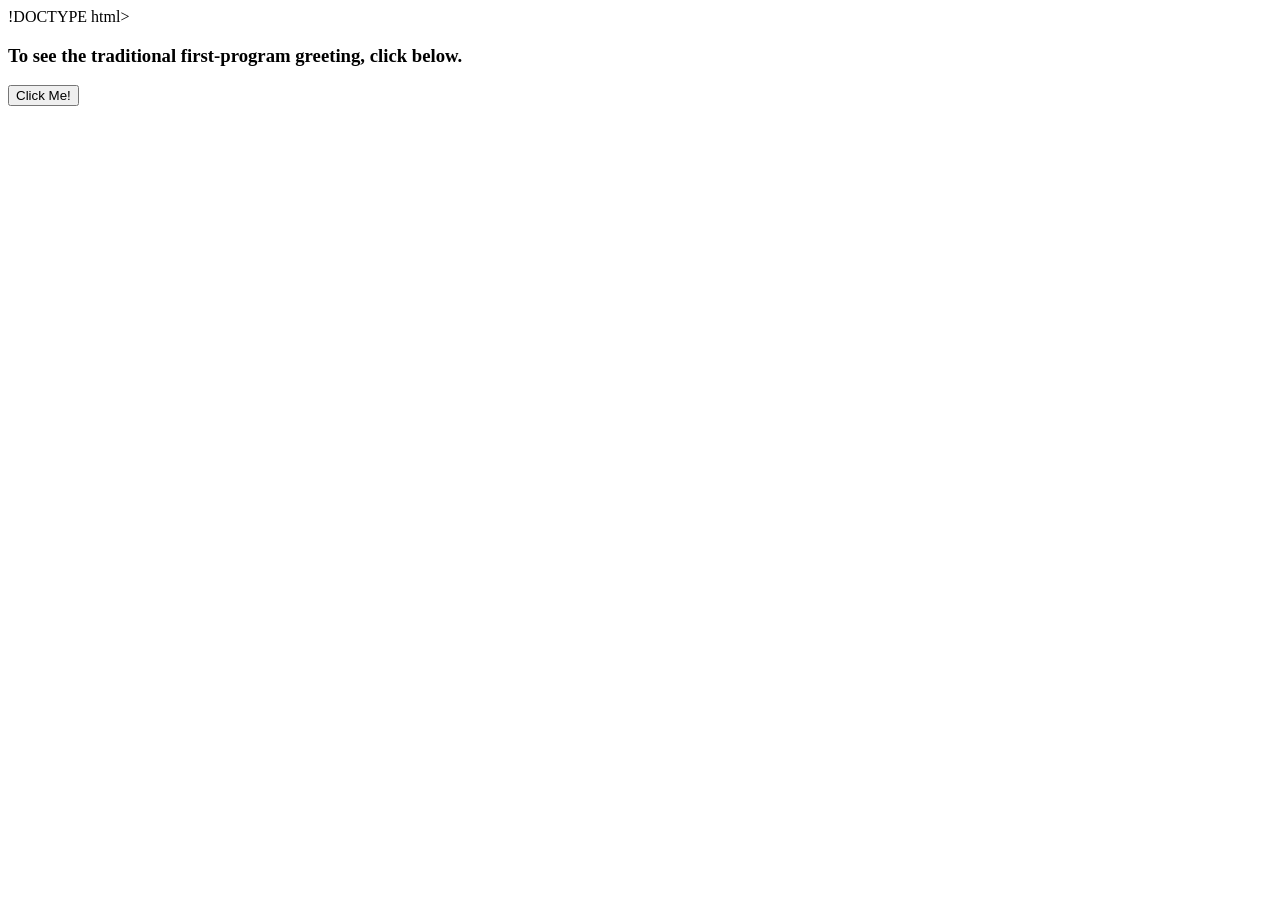
<file: Projects/Hello World Web Page/index.html>
!DOCTYPE html>
<html lang="en">
    <head>
    <meta charset="utf-8">
    <meta name="author" content="John Dean">
    <title>H<ello</title>
    <script>
        function displayHello() {
            var msg;
            msg = document.getElementById("message");
            msg.outerHTML = "<h1>Hello, world!</h1>";
        }
    </script>
    </head>
<body>
      <h3 id="message">
        To see the traditional first-program greeting, click below.
    </h3>
    <input type="button" value="Click Me!" onclick="displayHello();">
</body>
</html>
</file>
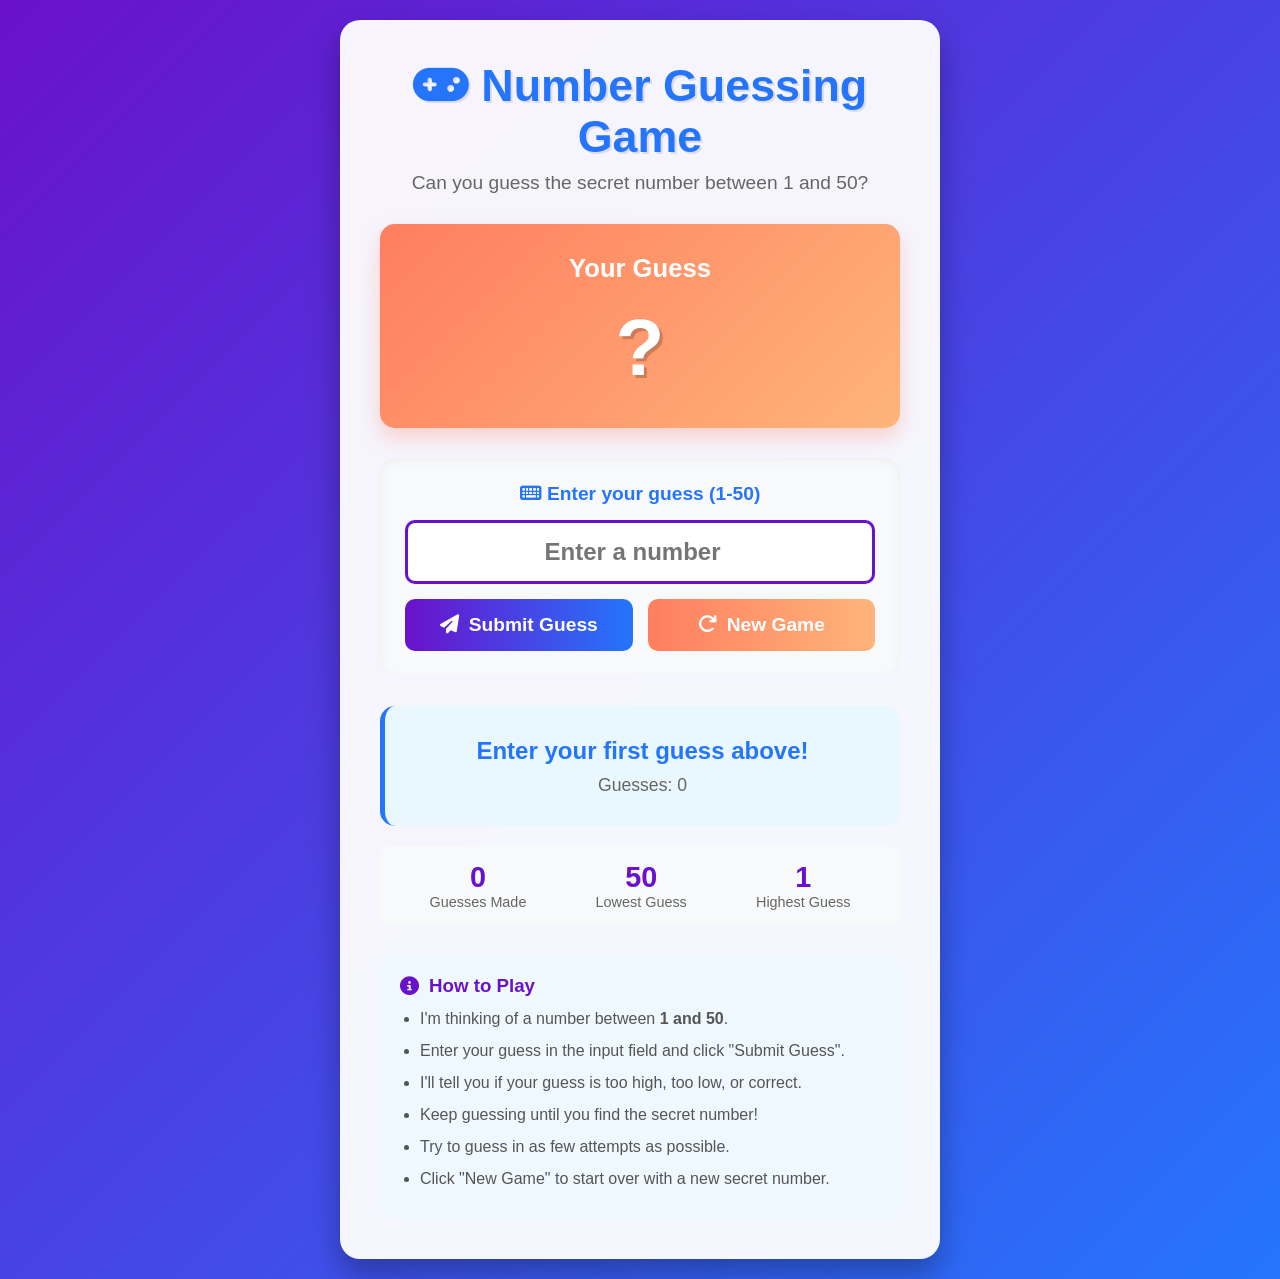
<file: Projects/Javascript-projects/Assignment M2.2 - Coding a Game (Graded)/index.html>
<!DOCTYPE html>
<html lang="en">
<head>
    <meta charset="UTF-8">
    <meta name="viewport" content="width=device-width, initial-scale=1.0">
    <title>Number Guessing Game</title>
    <link rel="stylesheet" href="https://cdnjs.cloudflare.com/ajax/libs/font-awesome/6.4.0/css/all.min.css">
    <style>
        * {
            margin: 0;
            padding: 0;
            box-sizing: border-box;
            font-family: 'Segoe UI', Tahoma, Geneva, Verdana, sans-serif;
        }

        body {
            background: linear-gradient(135deg, #6a11cb 0%, #2575fc 100%);
            min-height: 100vh;
            display: flex;
            justify-content: center;
            align-items: center;
            padding: 20px;
        }

        .game-container {
            background-color: rgba(255, 255, 255, 0.95);
            border-radius: 20px;
            box-shadow: 0 15px 30px rgba(0, 0, 0, 0.3);
            padding: 40px;
            max-width: 600px;
            width: 100%;
            text-align: center;
            animation: fadeIn 0.8s ease-out;
        }

        @keyframes fadeIn {
            from { opacity: 0; transform: translateY(20px); }
            to { opacity: 1; transform: translateY(0); }
        }

        h1 {
            color: #2575fc;
            margin-bottom: 10px;
            font-size: 2.8rem;
            text-shadow: 2px 2px 0px rgba(0, 0, 0, 0.1);
        }

        .subtitle {
            color: #666;
            margin-bottom: 30px;
            font-size: 1.2rem;
        }

        .game-area {
            display: flex;
            flex-direction: column;
            gap: 30px;
            margin-bottom: 30px;
        }

        .guess-display {
            background: linear-gradient(135deg, #ff7e5f, #feb47b);
            border-radius: 15px;
            padding: 30px;
            color: white;
            font-weight: bold;
            box-shadow: 0 10px 20px rgba(255, 126, 95, 0.3);
        }

        .guess-display h2 {
            margin-bottom: 15px;
            font-size: 1.6rem;
        }

        .guess-number {
            font-size: 5rem;
            text-shadow: 3px 3px 0px rgba(0, 0, 0, 0.2);
            min-height: 100px;
            display: flex;
            justify-content: center;
            align-items: center;
        }

        .input-area {
            background-color: #f8f9fa;
            border-radius: 15px;
            padding: 25px;
            box-shadow: inset 0 2px 10px rgba(0, 0, 0, 0.05);
        }

        .input-group {
            display: flex;
            flex-direction: column;
            gap: 15px;
        }

        label {
            color: #2575fc;
            font-weight: bold;
            font-size: 1.2rem;
        }

        input[type="number"] {
            padding: 15px;
            font-size: 1.5rem;
            border: 3px solid #6a11cb;
            border-radius: 10px;
            text-align: center;
            font-weight: bold;
            outline: none;
            transition: all 0.3s;
        }

        input[type="number"]:focus {
            border-color: #ff7e5f;
            box-shadow: 0 0 0 3px rgba(106, 17, 203, 0.2);
        }

        .buttons {
            display: flex;
            justify-content: center;
            gap: 15px;
            flex-wrap: wrap;
        }

        button {
            padding: 15px 30px;
            font-size: 1.2rem;
            font-weight: bold;
            border: none;
            border-radius: 10px;
            cursor: pointer;
            transition: all 0.3s;
            display: flex;
            align-items: center;
            justify-content: center;
            gap: 10px;
        }

        #guess-btn {
            background: linear-gradient(to right, #6a11cb, #2575fc);
            color: white;
            flex: 1;
        }

        #reset-btn {
            background: linear-gradient(to right, #ff7e5f, #feb47b);
            color: white;
            flex: 1;
        }

        button:hover {
            transform: translateY(-3px);
            box-shadow: 0 7px 15px rgba(0, 0, 0, 0.2);
        }

        button:active {
            transform: translateY(1px);
        }

        .message-area {
            background-color: #e9f7fe;
            border-radius: 15px;
            padding: 25px;
            margin-top: 20px;
            border-left: 5px solid #2575fc;
            min-height: 120px;
            display: flex;
            flex-direction: column;
            justify-content: center;
            align-items: center;
        }

        #message {
            font-size: 1.5rem;
            font-weight: bold;
            color: #2575fc;
            margin-bottom: 10px;
        }

        #guess-count {
            font-size: 1.1rem;
            color: #666;
        }

        .instructions {
            background-color: #f0f8ff;
            border-radius: 15px;
            padding: 20px;
            margin-top: 30px;
            text-align: left;
        }

        .instructions h3 {
            color: #6a11cb;
            margin-bottom: 10px;
            display: flex;
            align-items: center;
            gap: 10px;
        }

        .instructions ul {
            padding-left: 20px;
            color: #555;
        }

        .instructions li {
            margin-bottom: 8px;
            line-height: 1.5;
        }

        .validation-error {
            color: #ff4757;
            font-weight: bold;
            margin-top: 10px;
            display: none;
        }

        .game-stats {
            display: flex;
            justify-content: space-around;
            background-color: #f8f9fa;
            border-radius: 10px;
            padding: 15px;
            margin-top: 20px;
        }

        .stat {
            text-align: center;
        }

        .stat-value {
            font-size: 1.8rem;
            font-weight: bold;
            color: #6a11cb;
        }

        .stat-label {
            font-size: 0.9rem;
            color: #666;
        }

        @media (max-width: 600px) {
            .game-container {
                padding: 25px;
            }
            
            h1 {
                font-size: 2.2rem;
            }
            
            .guess-number {
                font-size: 4rem;
            }
            
            .buttons {
                flex-direction: column;
            }
            
            .game-stats {
                flex-direction: column;
                gap: 15px;
            }
        }
    </style>
</head>
<body>
    <div class="game-container">
        <h1><i class="fas fa-gamepad"></i> Number Guessing Game</h1>
        <p class="subtitle">Can you guess the secret number between 1 and 50?</p>
        
        <div class="game-area">
            <div class="guess-display">
                <h2>Your Guess</h2>
                <div class="guess-number" id="current-guess">?</div>
            </div>
            
            <div class="input-area">
                <div class="input-group">
                    <label for="user-guess"><i class="fas fa-keyboard"></i> Enter your guess (1-50)</label>
                    <input type="number" id="user-guess" min="1" max="50" placeholder="Enter a number">
                    <div class="validation-error" id="validation-error">Please enter a valid number between 1 and 50!</div>
                    
                    <div class="buttons">
                        <button id="guess-btn"><i class="fas fa-paper-plane"></i> Submit Guess</button>
                        <button id="reset-btn"><i class="fas fa-redo"></i> New Game</button>
                    </div>
                </div>
            </div>
        </div>
        
        <div class="message-area">
            <div id="message">Enter your first guess above!</div>
            <div id="guess-count">Guesses: 0</div>
        </div>
        
        <div class="game-stats">
            <div class="stat">
                <div class="stat-value" id="guess-counter">0</div>
                <div class="stat-label">Guesses Made</div>
            </div>
            <div class="stat">
                <div class="stat-value" id="lowest-guess">50</div>
                <div class="stat-label">Lowest Guess</div>
            </div>
            <div class="stat">
                <div class="stat-value" id="highest-guess">1</div>
                <div class="stat-label">Highest Guess</div>
            </div>
        </div>
        
        <div class="instructions">
            <h3><i class="fas fa-info-circle"></i> How to Play</h3>
            <ul>
                <li>I'm thinking of a number between <strong>1 and 50</strong>.</li>
                <li>Enter your guess in the input field and click "Submit Guess".</li>
                <li>I'll tell you if your guess is too high, too low, or correct.</li>
                <li>Keep guessing until you find the secret number!</li>
                <li>Try to guess in as few attempts as possible.</li>
                <li>Click "New Game" to start over with a new secret number.</li>
            </ul>
        </div>
    </div>

    <script>
        // Game variables
        let secretNumber;
        let guessCount = 0;
        let gameActive = true;
        let lowestGuess = 50;
        let highestGuess = 1;

        // DOM elements
        const userGuessInput = document.getElementById('user-guess');
        const guessBtn = document.getElementById('guess-btn');
        const resetBtn = document.getElementById('reset-btn');
        const messageElement = document.getElementById('message');
        const guessCountElement = document.getElementById('guess-count');
        const currentGuessElement = document.getElementById('current-guess');
        const validationErrorElement = document.getElementById('validation-error');
        const guessCounterElement = document.getElementById('guess-counter');
        const lowestGuessElement = document.getElementById('lowest-guess');
        const highestGuessElement = document.getElementById('highest-guess');

        function getRandomInt(min, max) {
            return Math.floor(Math.random() * (max - min + 1)) + min;
        }

        // Initialize the game
        function initGame() {
            secretNumber = getRandomInt(1, 50);
            guessCount = 0;
            gameActive = true;
            lowestGuess = 50;
            highestGuess = 1;
            
            // Reset UI
            messageElement.textContent = "Enter your first guess above!";
            messageElement.style.color = "#2575fc";
            guessCountElement.textContent = "Guesses: 0";
            currentGuessElement.textContent = "?";
            currentGuessElement.style.color = "white";
            userGuessInput.value = "";
            validationErrorElement.style.display = "none";
            
            updateStats();
            
            console.log("New game started. Secret number:", secretNumber); // For debugging
        }

        function validateGuess() {
            const userGuess = parseInt(userGuessInput.value);
            
            if (isNaN(userGuess) || userGuessInput.value.trim() === "") {
                validationErrorElement.textContent = "Please enter a valid number!";
                validationErrorElement.style.display = "block";
                return false;
            }
            
             if (userGuess < 1 || userGuess > 50) {
                validationErrorElement.textContent = "Please enter a number between 1 and 50!";
                validationErrorElement.style.display = "block";
                return false;
            }
            
            validationErrorElement.style.display = "none";
            return true;
        }

        function processGuess() {
            if (!gameActive) return;
            
            if (!validateGuess()) return;
            
            const userGuess = parseInt(userGuessInput.value);
            guessCount++;
            
            // Update current guess display with animation
            currentGuessElement.textContent = userGuess;
            currentGuessElement.style.animation = "none";
            setTimeout(() => {
                currentGuessElement.style.animation = "fadeIn 0.5s ease-out";
            }, 10);
            
            // Update lowest and highest guesses
            if (userGuess < lowestGuess) lowestGuess = userGuess;
            if (userGuess > highestGuess) highestGuess = userGuess;
            
            // Compare guess to secret number
            if (userGuess === secretNumber) {
                // Correct guess
                messageElement.innerHTML = `<i class="fas fa-trophy"></i> Congratulations! You guessed the number ${secretNumber}!`;
                messageElement.style.color = "#ff7e5f";
                currentGuessElement.style.background = "linear-gradient(135deg, #4CAF50, #2E7D32)";
                gameActive = false;
            } else if (userGuess < secretNumber) {
                // Guess is too low
                messageElement.innerHTML = `<i class="fas fa-arrow-up"></i> My number is larger. Try again!`;
                messageElement.style.color = "#2575fc";
                currentGuessElement.style.background = "linear-gradient(135deg, #2196F3, #0D47A1)";
            } else {
                // Guess is too high
                messageElement.innerHTML = `<i class="fas fa-arrow-down"></i> My number is smaller. Try again!`;
                messageElement.style.color = "#6a11cb";
                currentGuessElement.style.background = "linear-gradient(135deg, #9C27B0, #6A1B9A)";
            }
            
                   guessCountElement.textContent = `Guesses: ${guessCount}`;
            
            updateStats();
            
            userGuessInput.value = "";
            userGuessInput.focus();
        }

        function updateStats() {
            guessCounterElement.textContent = guessCount;
            lowestGuessElement.textContent = lowestGuess;
            highestGuessElement.textContent = highestGuess;
        }

        guessBtn.addEventListener('click', processGuess);
        
        resetBtn.addEventListener('click', initGame);
        
        userGuessInput.addEventListener('keyup', function(event) {
            if (event.key === 'Enter') {
                processGuess();
            }
        });
        
        userGuessInput.addEventListener('input', function() {
            validationErrorElement.style.display = "none";
        });

        document.addEventListener('DOMContentLoaded', initGame);
    </script>
</body>
</html>
</file>
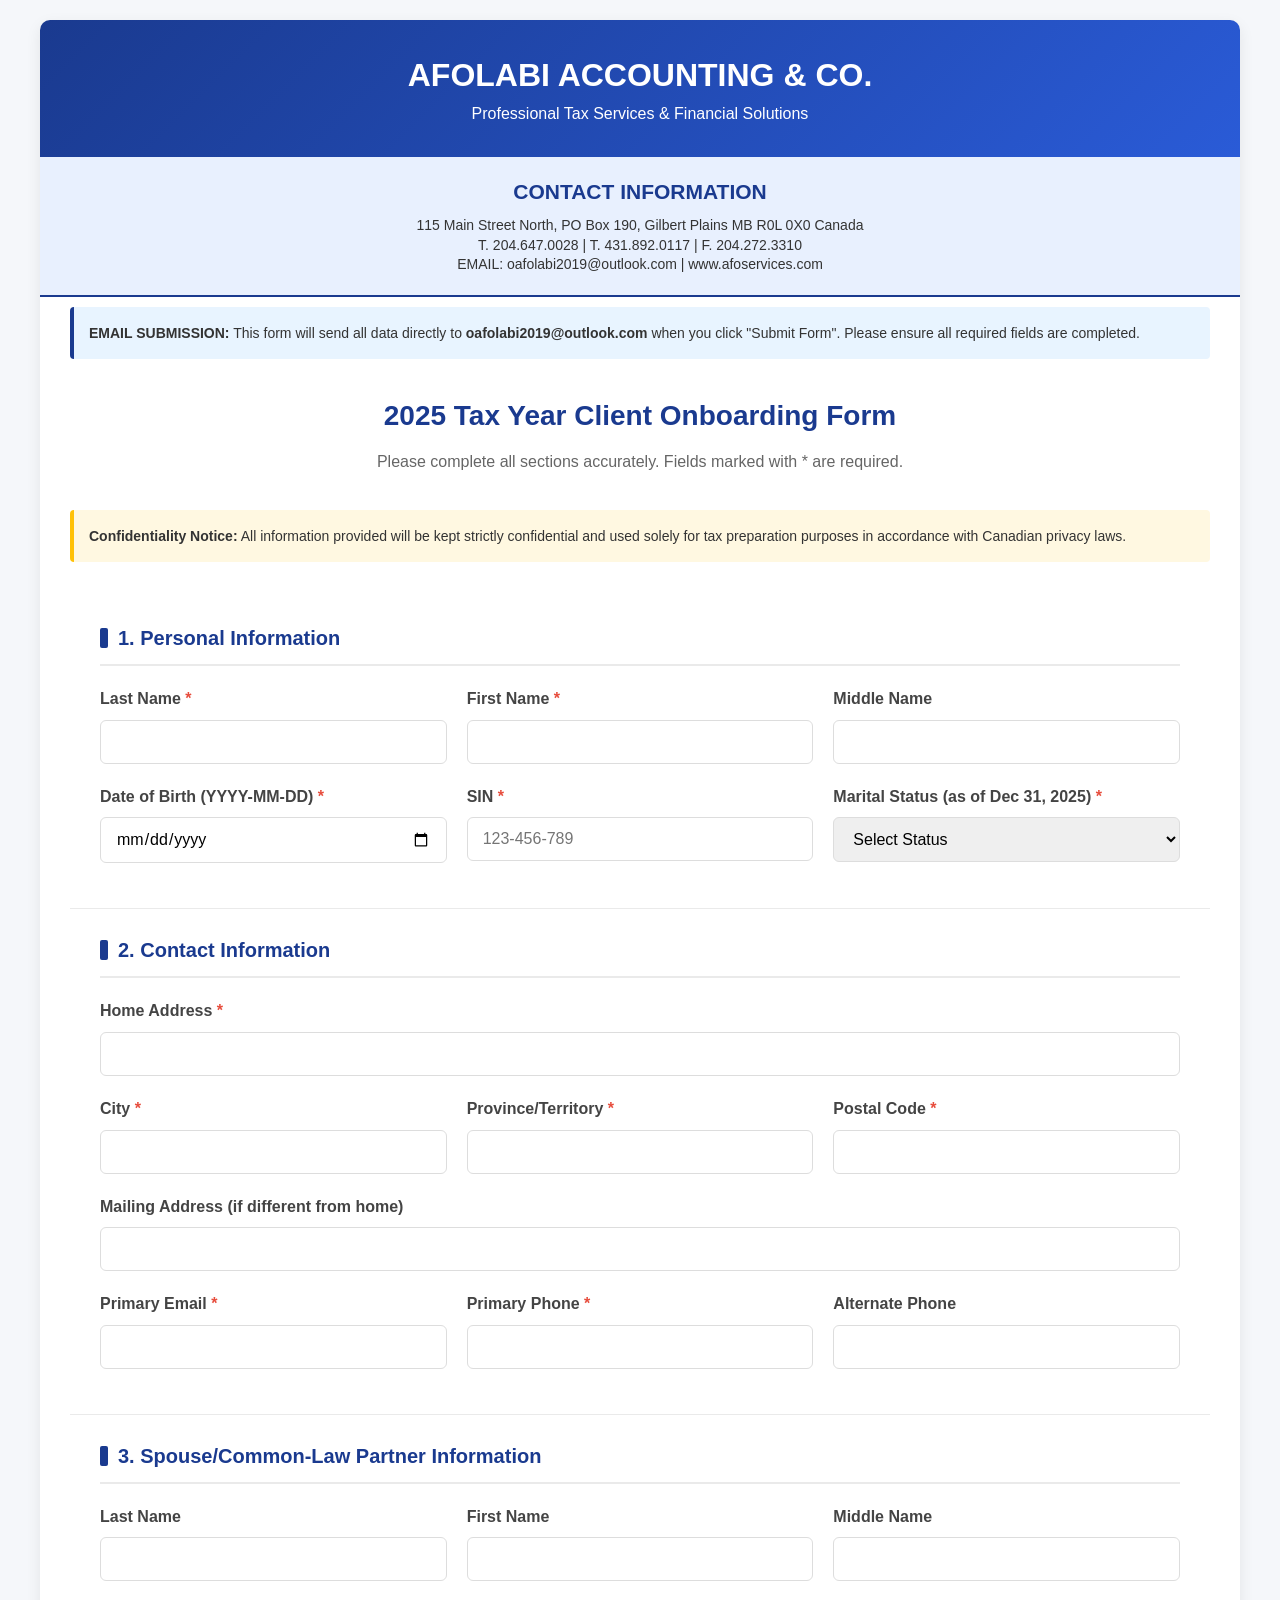
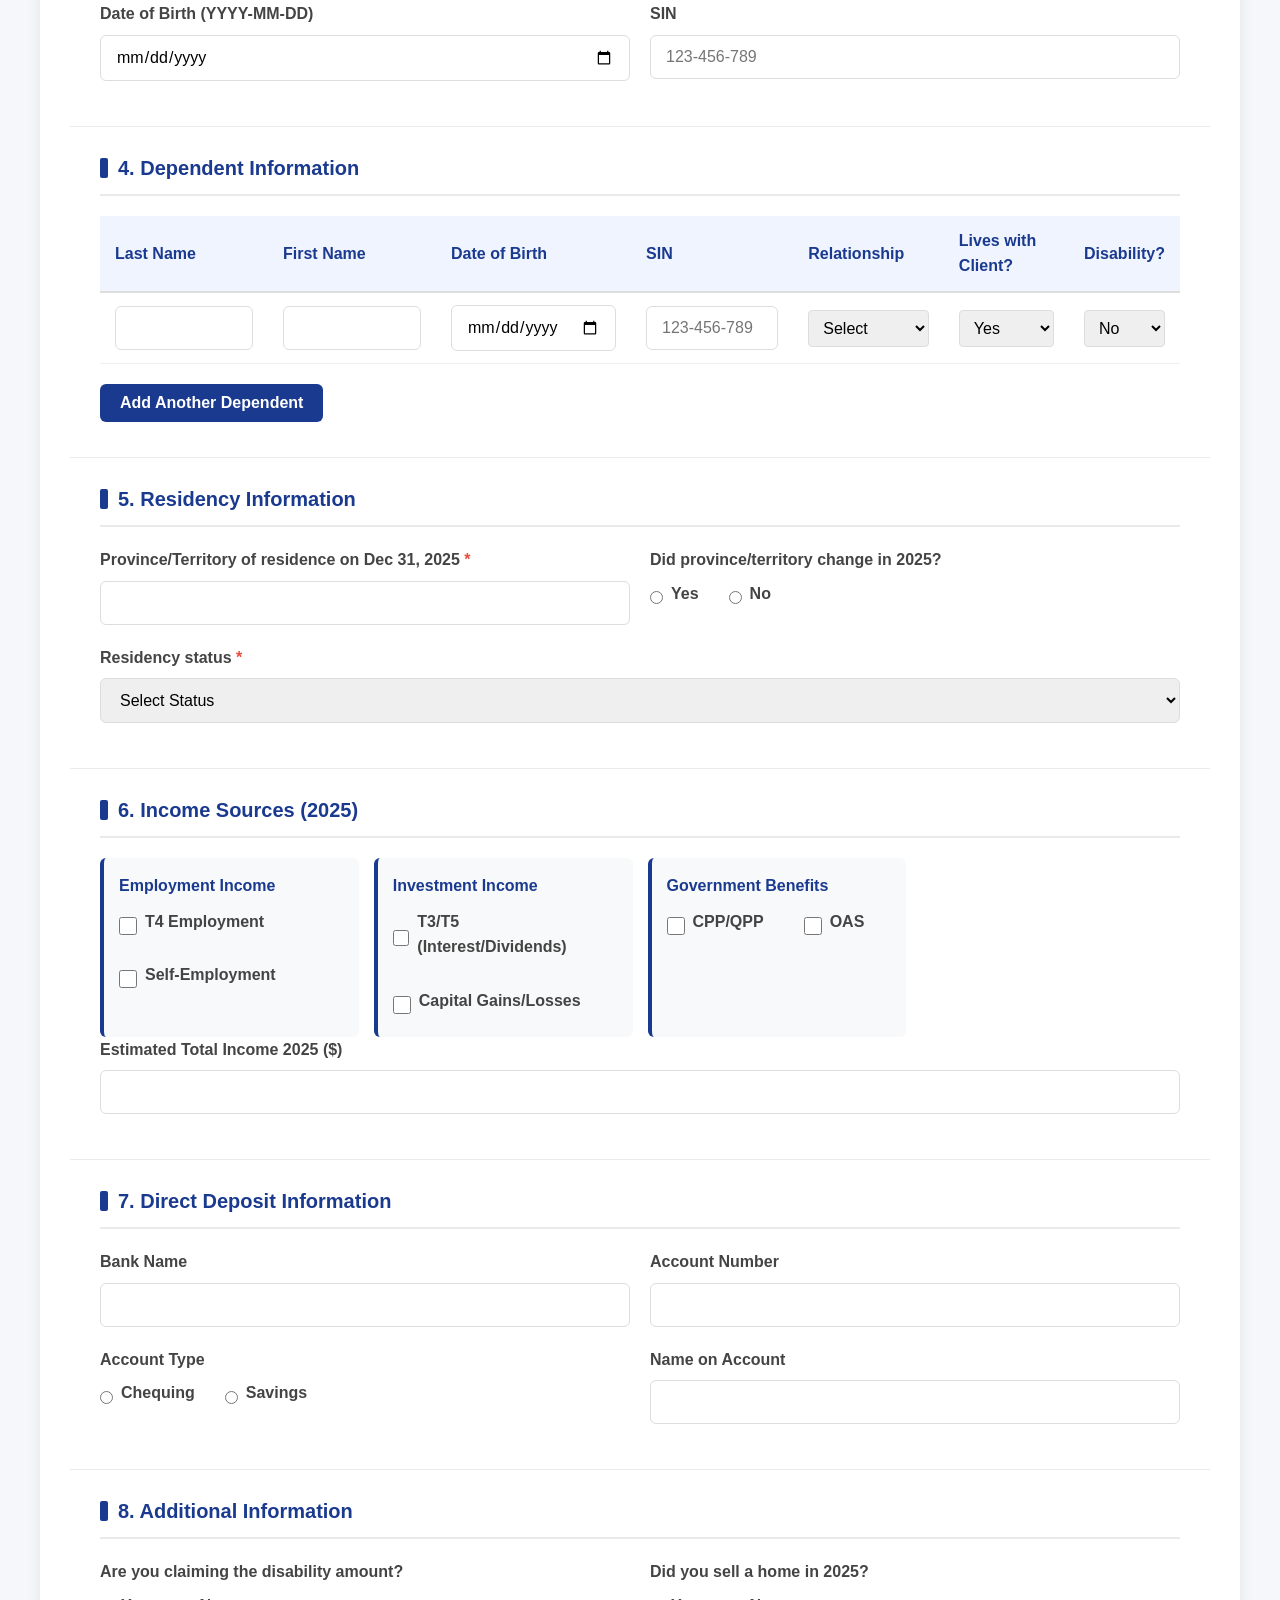
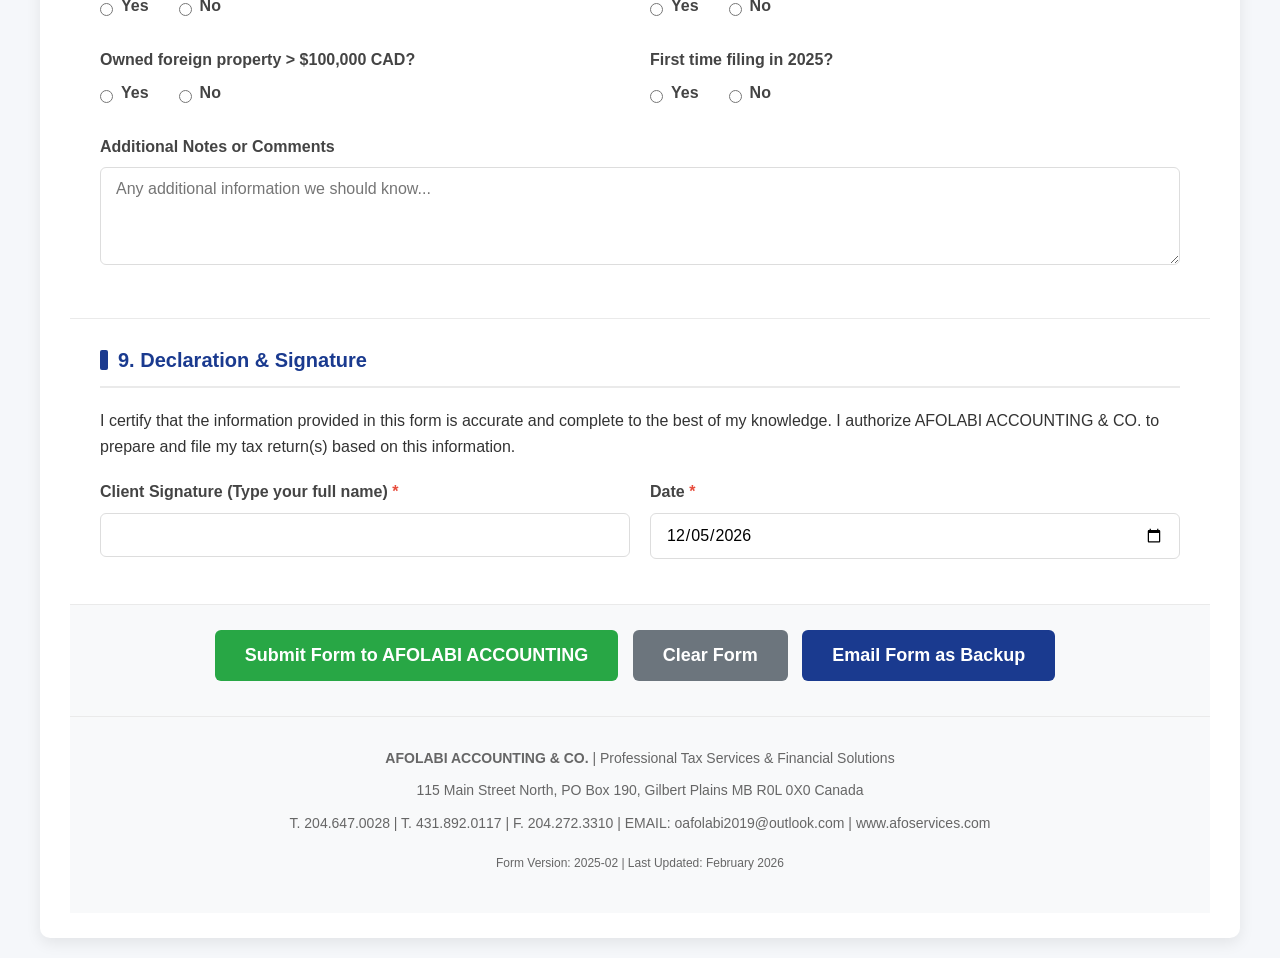
<file: Projects/TAX/AFOLABI_Tax_Onboarding_Form.html>
<!DOCTYPE html>
<html lang="en">
<head>
    <meta charset="UTF-8">
    <meta name="viewport" content="width=device-width, initial-scale=1.0">
    <title>AFOLABI ACCOUNTING & CO. - Tax Client Onboarding 2025</title>
    <style>
        * {
            box-sizing: border-box;
            margin: 0;
            padding: 0;
            font-family: 'Segoe UI', Tahoma, Geneva, Verdana, sans-serif;
        }
        
        body {
            background-color: #f5f7fa;
            color: #333;
            line-height: 1.6;
            padding: 20px;
        }
        
        .container {
            max-width: 1200px;
            margin: 0 auto;
            background-color: white;
            border-radius: 10px;
            box-shadow: 0 5px 15px rgba(0, 0, 0, 0.08);
            overflow: hidden;
        }
        
        .header {
            background: linear-gradient(135deg, #1a3a8f 0%, #2a5bd7 100%);
            color: white;
            padding: 30px;
            text-align: center;
        }
        
        .business-info {
            background-color: #e8f0fe;
            padding: 20px;
            text-align: center;
            border-bottom: 2px solid #1a3a8f;
            font-size: 14px;
            line-height: 1.4;
        }
        
        .business-info h2 {
            color: #1a3a8f;
            margin-bottom: 10px;
        }
        
        .form-title {
            text-align: center;
            padding: 25px;
            background-color: white;
        }
        
        .form-title h1 {
            color: #1a3a8f;
            margin-bottom: 10px;
            font-size: 28px;
        }
        
        .form-title p {
            color: #666;
            font-size: 16px;
        }
        
        .email-instructions {
            background-color: #e8f4ff;
            padding: 15px;
            margin: 10px 30px;
            border-left: 4px solid #1a3a8f;
            font-size: 14px;
            border-radius: 4px;
        }
        
        .disclaimer {
            background-color: #fff8e1;
            padding: 15px;
            margin: 10px 30px;
            border-left: 4px solid #ffc107;
            font-size: 14px;
            border-radius: 4px;
        }
        
        .form-section {
            padding: 25px 30px;
            border-bottom: 1px solid #eaeaea;
        }
        
        .form-section:last-child {
            border-bottom: none;
        }
        
        .section-title {
            color: #1a3a8f;
            font-size: 20px;
            margin-bottom: 20px;
            padding-bottom: 10px;
            border-bottom: 2px solid #eaeaea;
            display: flex;
            align-items: center;
        }
        
        .section-title::before {
            content: "";
            display: inline-block;
            width: 8px;
            height: 20px;
            background-color: #1a3a8f;
            margin-right: 10px;
            border-radius: 2px;
        }
        
        .form-row {
            display: flex;
            flex-wrap: wrap;
            margin-bottom: 20px;
            gap: 20px;
        }
        
        .form-group {
            flex: 1;
            min-width: 250px;
        }
        
        .form-group.full-width {
            flex: 1 0 100%;
        }
        
        label {
            display: block;
            margin-bottom: 8px;
            font-weight: 600;
            color: #444;
        }
        
        input[type="text"],
        input[type="date"],
        input[type="email"],
        input[type="tel"],
        input[type="number"],
        select,
        textarea {
            width: 100%;
            padding: 12px 15px;
            border: 1px solid #ddd;
            border-radius: 6px;
            font-size: 16px;
            transition: border 0.3s;
        }
        
        input:focus,
        select:focus,
        textarea:focus {
            outline: none;
            border-color: #1a3a8f;
            box-shadow: 0 0 0 2px rgba(26, 58, 143, 0.2);
        }
        
        .checkbox-group {
            display: flex;
            flex-wrap: wrap;
            gap: 20px;
            margin-top: 10px;
        }
        
        .checkbox-item {
            display: flex;
            align-items: center;
            margin-right: 20px;
        }
        
        .checkbox-item input {
            margin-right: 8px;
            width: 18px;
            height: 18px;
        }
        
        .radio-group {
            display: flex;
            gap: 30px;
        }
        
        .radio-item {
            display: flex;
            align-items: center;
        }
        
        .radio-item input {
            margin-right: 8px;
        }
        
        .table-container {
            overflow-x: auto;
            margin-top: 20px;
        }
        
        table {
            width: 100%;
            border-collapse: collapse;
            margin-bottom: 20px;
        }
        
        th {
            background-color: #f0f4ff;
            padding: 12px 15px;
            text-align: left;
            border-bottom: 2px solid #ddd;
            color: #1a3a8f;
        }
        
        td {
            padding: 12px 15px;
            border-bottom: 1px solid #eee;
        }
        
        td input,
        td select {
            width: 100%;
            padding: 8px 10px;
            border: 1px solid #ddd;
            border-radius: 4px;
        }
        
        .button {
            background-color: #1a3a8f;
            color: white;
            border: none;
            padding: 10px 20px;
            border-radius: 6px;
            cursor: pointer;
            font-size: 16px;
            font-weight: 600;
            transition: background-color 0.3s;
            margin-right: 10px;
            margin-bottom: 10px;
            text-decoration: none;
            display: inline-block;
        }
        
        .button:hover {
            background-color: #0d2a6e;
        }
        
        .button-secondary {
            background-color: #6c757d;
        }
        
        .button-secondary:hover {
            background-color: #545b62;
        }
        
        .button-success {
            background-color: #28a745;
        }
        
        .button-success:hover {
            background-color: #218838;
        }
        
        .button-small {
            padding: 6px 12px;
            font-size: 14px;
        }
        
        .signature-box {
            border: 2px dashed #ccc;
            border-radius: 6px;
            height: 100px;
            margin-top: 10px;
            background-color: #f9f9f9;
        }
        
        .footer {
            background-color: #f8f9fa;
            padding: 30px;
            text-align: center;
            color: #666;
            font-size: 14px;
        }
        
        .footer p {
            margin-bottom: 10px;
        }
        
        .required::after {
            content: " *";
            color: #e74c3c;
        }
        
        .success-message {
            background-color: #d4edda;
            color: #155724;
            padding: 20px;
            border-radius: 6px;
            margin: 20px 0;
            text-align: center;
            display: none;
        }
        
        @media (max-width: 768px) {
            .form-row {
                flex-direction: column;
                gap: 15px;
            }
            
            .form-section {
                padding: 20px 15px;
            }
            
            .header {
                padding: 20px;
            }
            
            .business-info {
                padding: 15px;
            }
            
            .email-instructions,
            .disclaimer {
                margin: 10px 15px;
            }
        }
        
        .income-grid {
            display: grid;
            grid-template-columns: repeat(auto-fill, minmax(250px, 1fr));
            gap: 15px;
            margin-top: 15px;
        }
        
        .income-category {
            background-color: #f8f9fa;
            padding: 15px;
            border-radius: 6px;
            border-left: 4px solid #1a3a8f;
        }
        
        .income-category h4 {
            margin-bottom: 10px;
            color: #1a3a8f;
        }
        
        .loading {
            display: none;
            text-align: center;
            padding: 20px;
        }
        
        .spinner {
            border: 4px solid #f3f3f3;
            border-top: 4px solid #1a3a8f;
            border-radius: 50%;
            width: 40px;
            height: 40px;
            animation: spin 1s linear infinite;
            margin: 0 auto 15px;
        }
        
        @keyframes spin {
            0% { transform: rotate(0deg); }
            100% { transform: rotate(360deg); }
        }
    </style>
</head>
<body>
    <div class="container">
        <div class="header">
            <h1>AFOLABI ACCOUNTING & CO.</h1>
            <p>Professional Tax Services & Financial Solutions</p>
        </div>
        
        <div class="business-info">
            <h2>CONTACT INFORMATION</h2>
            <p>115 Main Street North, PO Box 190, Gilbert Plains MB R0L 0X0 Canada</p>
            <p>T. 204.647.0028 | T. 431.892.0117 | F. 204.272.3310</p>
            <p>EMAIL: oafolabi2019@outlook.com | www.afoservices.com</p>
        </div>
        
        <div class="email-instructions">
            <strong>EMAIL SUBMISSION:</strong> This form will send all data directly to <strong>oafolabi2019@outlook.com</strong> when you click "Submit Form". Please ensure all required fields are completed.
        </div>
        
        <div class="form-title">
            <h1>2025 Tax Year Client Onboarding Form</h1>
            <p>Please complete all sections accurately. Fields marked with * are required.</p>
        </div>
        
        <div class="disclaimer">
            <strong>Confidentiality Notice:</strong> All information provided will be kept strictly confidential and used solely for tax preparation purposes in accordance with Canadian privacy laws.
        </div>
        
        <div class="success-message" id="successMessage">
            <h3>Form Submitted Successfully!</h3>
            <p>Thank you for completing the tax onboarding form. Your information has been sent to AFOLABI ACCOUNTING & CO.</p>
            <p>You will receive a confirmation email shortly. If you don't see it, please check your spam folder.</p>
        </div>
        
        <div class="loading" id="loadingIndicator">
            <div class="spinner"></div>
            <p>Sending your form to AFOLABI ACCOUNTING & CO....</p>
        </div>
        
        <!-- FORMSPREE FORM - REPLACE THE ACTION URL WITH YOUR OWN AFTER SETUP -->
        <form id="taxOnboardingForm" action="https://formspree.io/f/mojlzozn" method="POST">
        <!-- Hidden fields to customize the email -->
        <input type="hidden" name="_subject" value="New Tax Client Onboarding - AFOLABI ACCOUNTING">
        <input type="hidden" name="_replyto" id="replyToEmail" value="">
        <!-- Removed CC: <input type="hidden" name="_cc" value="oafolabi2019@outlook.com"> -->
    
        <!-- Section 1: Personal Information -->
        <div class="form-section">
            
            <!-- Section 1: Personal Information -->
            <div class="form-section">
                <h2 class="section-title">1. Personal Information</h2>
                <div class="form-row">
                    <div class="form-group">
                        <label for="lastName" class="required">Last Name</label>
                        <input type="text" id="lastName" name="lastName" required>
                    </div>
                    <div class="form-group">
                        <label for="firstName" class="required">First Name</label>
                        <input type="text" id="firstName" name="firstName" required>
                    </div>
                    <div class="form-group">
                        <label for="middleName">Middle Name</label>
                        <input type="text" id="middleName" name="middleName">
                    </div>
                </div>
                <div class="form-row">
                    <div class="form-group">
                        <label for="dob" class="required">Date of Birth (YYYY-MM-DD)</label>
                        <input type="date" id="dob" name="dob" required>
                    </div>
                    <div class="form-group">
                        <label for="sin" class="required">SIN</label>
                        <input type="text" id="sin" name="sin" required pattern="[0-9]{3}-[0-9]{3}-[0-9]{3}" placeholder="123-456-789">
                    </div>
                    <div class="form-group">
                        <label for="maritalStatus" class="required">Marital Status (as of Dec 31, 2025)</label>
                        <select id="maritalStatus" name="maritalStatus" required>
                            <option value="">Select Status</option>
                            <option value="single">Single</option>
                            <option value="married">Married/Common-law</option>
                            <option value="divorced">Divorced/Separated</option>
                            <option value="widowed">Widowed</option>
                        </select>
                    </div>
                </div>
            </div>
            
            <!-- Section 2: Contact Information -->
            <div class="form-section">
                <h2 class="section-title">2. Contact Information</h2>
                <div class="form-row">
                    <div class="form-group full-width">
                        <label for="homeAddress" class="required">Home Address</label>
                        <input type="text" id="homeAddress" name="homeAddress" required>
                    </div>
                </div>
                <div class="form-row">
                    <div class="form-group">
                        <label for="city" class="required">City</label>
                        <input type="text" id="city" name="city" required>
                    </div>
                    <div class="form-group">
                        <label for="province" class="required">Province/Territory</label>
                        <input type="text" id="province" name="province" required>
                    </div>
                    <div class="form-group">
                        <label for="postalCode" class="required">Postal Code</label>
                        <input type="text" id="postalCode" name="postalCode" required>
                    </div>
                </div>
                <div class="form-row">
                    <div class="form-group full-width">
                        <label for="mailingAddress">Mailing Address (if different from home)</label>
                        <input type="text" id="mailingAddress" name="mailingAddress">
                    </div>
                </div>
                <div class="form-row">
                    <div class="form-group">
                        <label for="email" class="required">Primary Email</label>
                        <input type="email" id="email" name="email" required>
                    </div>
                    <div class="form-group">
                        <label for="primaryPhone" class="required">Primary Phone</label>
                        <input type="tel" id="primaryPhone" name="primaryPhone" required>
                    </div>
                    <div class="form-group">
                        <label for="alternatePhone">Alternate Phone</label>
                        <input type="tel" id="alternatePhone" name="alternatePhone">
                    </div>
                </div>
            </div>
            
            <!-- Section 3: Spouse Information -->
            <div class="form-section">
                <h2 class="section-title">3. Spouse/Common-Law Partner Information</h2>
                <div class="form-row">
                    <div class="form-group">
                        <label for="spouseLastName">Last Name</label>
                        <input type="text" id="spouseLastName" name="spouseLastName">
                    </div>
                    <div class="form-group">
                        <label for="spouseFirstName">First Name</label>
                        <input type="text" id="spouseFirstName" name="spouseFirstName">
                    </div>
                    <div class="form-group">
                        <label for="spouseMiddleName">Middle Name</label>
                        <input type="text" id="spouseMiddleName" name="spouseMiddleName">
                    </div>
                </div>
                <div class="form-row">
                    <div class="form-group">
                        <label for="spouseDob">Date of Birth (YYYY-MM-DD)</label>
                        <input type="date" id="spouseDob" name="spouseDob">
                    </div>
                    <div class="form-group">
                        <label for="spouseSIN">SIN</label>
                        <input type="text" id="spouseSIN" name="spouseSIN" placeholder="123-456-789">
                    </div>
                </div>
            </div>
            
            <!-- Section 4: Dependent Information -->
            <div class="form-section">
                <h2 class="section-title">4. Dependent Information</h2>
                <div class="table-container">
                    <table id="dependentsTable">
                        <thead>
                            <tr>
                                <th>Last Name</th>
                                <th>First Name</th>
                                <th>Date of Birth</th>
                                <th>SIN</th>
                                <th>Relationship</th>
                                <th>Lives with Client?</th>
                                <th>Disability?</th>
                            </tr>
                        </thead>
                        <tbody id="dependentsBody">
                            <tr>
                                <td><input type="text" name="dependent1_lastName"></td>
                                <td><input type="text" name="dependent1_firstName"></td>
                                <td><input type="date" name="dependent1_dob"></td>
                                <td><input type="text" name="dependent1_sin" placeholder="123-456-789"></td>
                                <td>
                                    <select name="dependent1_relationship">
                                        <option value="">Select</option>
                                        <option value="child">Child</option>
                                        <option value="parent">Parent</option>
                                        <option value="sibling">Sibling</option>
                                        <option value="other">Other Relative</option>
                                    </select>
                                </td>
                                <td>
                                    <select name="dependent1_liveswith">
                                        <option value="yes">Yes</option>
                                        <option value="no">No</option>
                                    </select>
                                </td>
                                <td>
                                    <select name="dependent1_disability">
                                        <option value="no">No</option>
                                        <option value="yes">Yes</option>
                                    </select>
                                </td>
                            </tr>
                        </tbody>
                    </table>
                </div>
                <button type="button" class="button" onclick="addDependent()">Add Another Dependent</button>
            </div>
            
            <!-- Section 5: Residency Information -->
            <div class="form-section">
                <h2 class="section-title">5. Residency Information</h2>
                <div class="form-row">
                    <div class="form-group">
                        <label for="provinceResidency" class="required">Province/Territory of residence on Dec 31, 2025</label>
                        <input type="text" id="provinceResidency" name="provinceResidency" required>
                    </div>
                    <div class="form-group">
                        <label>Did province/territory change in 2025?</label>
                        <div class="radio-group">
                            <div class="radio-item">
                                <input type="radio" id="provinceChangeYes" name="provinceChange" value="yes">
                                <label for="provinceChangeYes">Yes</label>
                            </div>
                            <div class="radio-item">
                                <input type="radio" id="provinceChangeNo" name="provinceChange" value="no">
                                <label for="provinceChangeNo">No</label>
                            </div>
                        </div>
                    </div>
                </div>
                <div class="form-row">
                    <div class="form-group">
                        <label for="residencyStatus" class="required">Residency status</label>
                        <select id="residencyStatus" name="residencyStatus" required>
                            <option value="">Select Status</option>
                            <option value="resident">Resident</option>
                            <option value="non-resident">Non-Resident</option>
                            <option value="deemed-resident">Deemed Resident</option>
                        </select>
                    </div>
                </div>
            </div>
            
            <!-- Section 6: Income Sources -->
            <div class="form-section">
                <h2 class="section-title">6. Income Sources (2025)</h2>
                <div class="income-grid">
                    <div class="income-category">
                        <h4>Employment Income</h4>
                        <div class="checkbox-group">
                            <div class="checkbox-item">
                                <input type="checkbox" id="incomeT4" name="income_T4" value="yes">
                                <label for="incomeT4">T4 Employment</label>
                            </div>
                            <div class="checkbox-item">
                                <input type="checkbox" id="incomeSelfEmployed" name="income_self_employed" value="yes">
                                <label for="incomeSelfEmployed">Self-Employment</label>
                            </div>
                        </div>
                    </div>
                    
                    <div class="income-category">
                        <h4>Investment Income</h4>
                        <div class="checkbox-group">
                            <div class="checkbox-item">
                                <input type="checkbox" id="incomeT3T5" name="income_T3T5" value="yes">
                                <label for="incomeT3T5">T3/T5 (Interest/Dividends)</label>
                            </div>
                            <div class="checkbox-item">
                                <input type="checkbox" id="incomeCapital" name="income_capital" value="yes">
                                <label for="incomeCapital">Capital Gains/Losses</label>
                            </div>
                        </div>
                    </div>
                    
                    <div class="income-category">
                        <h4>Government Benefits</h4>
                        <div class="checkbox-group">
                            <div class="checkbox-item">
                                <input type="checkbox" id="incomeCPP" name="income_CPP" value="yes">
                                <label for="incomeCPP">CPP/QPP</label>
                            </div>
                            <div class="checkbox-item">
                                <input type="checkbox" id="incomeOAS" name="income_OAS" value="yes">
                                <label for="incomeOAS">OAS</label>
                            </div>
                        </div>
                    </div>
                </div>
                
                <div class="form-row">
                    <div class="form-group">
                        <label for="estimatedIncome">Estimated Total Income 2025 ($)</label>
                        <input type="number" id="estimatedIncome" name="estimatedIncome" min="0" step="0.01">
                    </div>
                </div>
            </div>
            
            <!-- Section 7: Direct Deposit Information -->
            <div class="form-section">
                <h2 class="section-title">7. Direct Deposit Information</h2>
                <div class="form-row">
                    <div class="form-group">
                        <label for="bankName">Bank Name</label>
                        <input type="text" id="bankName" name="bankName">
                    </div>
                    <div class="form-group">
                        <label for="accountNumber">Account Number</label>
                        <input type="text" id="accountNumber" name="accountNumber">
                    </div>
                </div>
                <div class="form-row">
                    <div class="form-group">
                        <label>Account Type</label>
                        <div class="radio-group">
                            <div class="radio-item">
                                <input type="radio" id="accountChequing" name="accountType" value="chequing">
                                <label for="accountChequing">Chequing</label>
                            </div>
                            <div class="radio-item">
                                <input type="radio" id="accountSavings" name="accountType" value="savings">
                                <label for="accountSavings">Savings</label>
                            </div>
                        </div>
                    </div>
                    <div class="form-group">
                        <label for="accountName">Name on Account</label>
                        <input type="text" id="accountName" name="accountName">
                    </div>
                </div>
            </div>
            
            <!-- Section 8: Additional Questions -->
            <div class="form-section">
                <h2 class="section-title">8. Additional Information</h2>
                <div class="form-row">
                    <div class="form-group">
                        <label>Are you claiming the disability amount?</label>
                        <div class="radio-group">
                            <div class="radio-item">
                                <input type="radio" id="disabilityYes" name="disabilityClaim" value="yes">
                                <label for="disabilityYes">Yes</label>
                            </div>
                            <div class="radio-item">
                                <input type="radio" id="disabilityNo" name="disabilityClaim" value="no">
                                <label for="disabilityNo">No</label>
                            </div>
                        </div>
                    </div>
                    <div class="form-group">
                        <label>Did you sell a home in 2025?</label>
                        <div class="radio-group">
                            <div class="radio-item">
                                <input type="radio" id="homeSaleYes" name="homeSale" value="yes">
                                <label for="homeSaleYes">Yes</label>
                            </div>
                            <div class="radio-item">
                                <input type="radio" id="homeSaleNo" name="homeSale" value="no">
                                <label for="homeSaleNo">No</label>
                            </div>
                        </div>
                    </div>
                </div>
                <div class="form-row">
                    <div class="form-group">
                        <label>Owned foreign property > $100,000 CAD?</label>
                        <div class="radio-group">
                            <div class="radio-item">
                                <input type="radio" id="foreignPropertyYes" name="foreignProperty" value="yes">
                                <label for="foreignPropertyYes">Yes</label>
                            </div>
                            <div class="radio-item">
                                <input type="radio" id="foreignPropertyNo" name="foreignProperty" value="no">
                                <label for="foreignPropertyNo">No</label>
                            </div>
                        </div>
                    </div>
                    <div class="form-group">
                        <label>First time filing in 2025?</label>
                        <div class="radio-group">
                            <div class="radio-item">
                                <input type="radio" id="firstFilingYes" name="firstFiling" value="yes">
                                <label for="firstFilingYes">Yes</label>
                            </div>
                            <div class="radio-item">
                                <input type="radio" id="firstFilingNo" name="firstFiling" value="no">
                                <label for="firstFilingNo">No</label>
                            </div>
                        </div>
                    </div>
                </div>
                
                <div class="form-row">
                    <div class="form-group full-width">
                        <label for="additionalNotes">Additional Notes or Comments</label>
                        <textarea id="additionalNotes" name="additionalNotes" rows="4" placeholder="Any additional information we should know..."></textarea>
                    </div>
                </div>
            </div>
            
            <!-- Section 9: Declaration & Signature -->
            <div class="form-section">
                <h2 class="section-title">9. Declaration & Signature</h2>
                <div class="form-row">
                    <div class="form-group full-width">
                        <p>I certify that the information provided in this form is accurate and complete to the best of my knowledge. I authorize AFOLABI ACCOUNTING & CO. to prepare and file my tax return(s) based on this information.</p>
                    </div>
                </div>
                <div class="form-row">
                    <div class="form-group">
                        <label for="clientSignature" class="required">Client Signature (Type your full name)</label>
                        <input type="text" id="clientSignature" name="clientSignature" required>
                    </div>
                    <div class="form-group">
                        <label for="signatureDate" class="required">Date</label>
                        <input type="date" id="signatureDate" name="signatureDate" required>
                    </div>
                </div>
            </div>
            
            <!-- Form Buttons -->
            <div class="form-section" style="text-align: center; background-color: #f8f9fa;">
                <button type="submit" class="button button-success" style="padding: 15px 30px; font-size: 18px;">
                    <span id="submitText">Submit Form to AFOLABI ACCOUNTING</span>
                </button>
                <button type="button" class="button button-secondary" onclick="clearForm()" style="padding: 15px 30px; font-size: 18px;">Clear Form</button>
                <button type="button" class="button" onclick="generateEmail()" style="padding: 15px 30px; font-size: 18px;">Email Form as Backup</button>
            </div>
        </form>
        
        <div class="footer">
            <p><strong>AFOLABI ACCOUNTING & CO.</strong> | Professional Tax Services & Financial Solutions</p>
            <p>115 Main Street North, PO Box 190, Gilbert Plains MB R0L 0X0 Canada</p>
            <p>T. 204.647.0028 | T. 431.892.0117 | F. 204.272.3310 | EMAIL: oafolabi2019@outlook.com | www.afoservices.com</p>
            <p style="margin-top: 20px; font-size: 12px;">Form Version: 2025-02 | Last Updated: February 2026</p>
        </div>
    </div>

    <script>
        // Add dependent row
        let dependentCount = 1;
        
        function addDependent() {
            dependentCount++;
            const tbody = document.getElementById('dependentsBody');
            const newRow = document.createElement('tr');
            newRow.innerHTML = `
                <td><input type="text" name="dependent${dependentCount}_lastName"></td>
                <td><input type="text" name="dependent${dependentCount}_firstName"></td>
                <td><input type="date" name="dependent${dependentCount}_dob"></td>
                <td><input type="text" name="dependent${dependentCount}_sin" placeholder="123-456-789"></td>
                <td>
                    <select name="dependent${dependentCount}_relationship">
                        <option value="">Select</option>
                        <option value="child">Child</option>
                        <option value="parent">Parent</option>
                        <option value="sibling">Sibling</option>
                        <option value="other">Other Relative</option>
                    </select>
                </td>
                <td>
                    <select name="dependent${dependentCount}_liveswith">
                        <option value="yes">Yes</option>
                        <option value="no">No</option>
                    </select>
                </td>
                <td>
                    <select name="dependent${dependentCount}_disability">
                        <option value="no">No</option>
                        <option value="yes">Yes</option>
                    </select>
                </td>
            `;
            tbody.appendChild(newRow);
        }
        
        // Clear form
        function clearForm() {
            if (confirm('Are you sure you want to clear all form data?')) {
                document.getElementById('taxOnboardingForm').reset();
                // Reset dependents table to one row
                const tbody = document.getElementById('dependentsBody');
                tbody.innerHTML = `
                    <tr>
                        <td><input type="text" name="dependent1_lastName"></td>
                        <td><input type="text" name="dependent1_firstName"></td>
                        <td><input type="date" name="dependent1_dob"></td>
                        <td><input type="text" name="dependent1_sin" placeholder="123-456-789"></td>
                        <td>
                            <select name="dependent1_relationship">
                                <option value="">Select</option>
                                <option value="child">Child</option>
                                <option value="parent">Parent</option>
                                <option value="sibling">Sibling</option>
                                <option value="other">Other Relative</option>
                            </select>
                        </td>
                        <td>
                            <select name="dependent1_liveswith">
                                <option value="yes">Yes</option>
                                <option value="no">No</option>
                            </select>
                        </td>
                        <td>
                            <select name="dependent1_disability">
                                <option value="no">No</option>
                                <option value="yes">Yes</option>
                            </select>
                        </td>
                    </tr>
                `;
                dependentCount = 1;
            }
        }
        
        // Set today's date as default for signature date
        document.getElementById('signatureDate').valueAsDate = new Date();
        
        // Format SIN input
        document.getElementById('sin').addEventListener('input', function(e) {
            let value = e.target.value.replace(/\D/g, '');
            if (value.length > 3) {
                value = value.substring(0, 3) + '-' + value.substring(3);
            }
            if (value.length > 7) {
                value = value.substring(0, 7) + '-' + value.substring(7, 10);
            }
            e.target.value = value;
        });
        
        // Auto-combine names for signature field
        function updateSignatureField() {
            const lastName = document.getElementById('lastName').value || '';
            const firstName = document.getElementById('firstName').value || '';
            const middleName = document.getElementById('middleName').value || '';
            
            let fullName = '';
            if (firstName && lastName) {
                fullName = `${firstName} ${middleName ? middleName + ' ' : ''}${lastName}`.trim();
            }
            
            // Auto-fill signature if empty
            const signatureField = document.getElementById('clientSignature');
            if (!signatureField.value && fullName) {
                signatureField.value = fullName;
            }
        }
        
        // Add event listeners to name fields
        document.getElementById('lastName').addEventListener('input', updateSignatureField);
        document.getElementById('firstName').addEventListener('input', updateSignatureField);
        document.getElementById('middleName').addEventListener('input', updateSignatureField);
        
        // Form submission with Formspree
        document.getElementById('taxOnboardingForm').addEventListener('submit', async function(e) {
            e.preventDefault();
            
            // Set the reply-to email
            const clientEmail = document.getElementById('email').value;
            document.getElementById('replyToEmail').value = clientEmail;
            
            // Show loading indicator
            document.getElementById('loadingIndicator').style.display = 'block';
            document.getElementById('submitText').textContent = 'Sending...';
            
            // Basic validation
            const requiredFields = document.querySelectorAll('[required]');
            let isValid = true;
            
            requiredFields.forEach(field => {
                if (!field.value.trim()) {
                    isValid = false;
                    field.style.borderColor = '#e74c3c';
                } else {
                    field.style.borderColor = '#ddd';
                }
            });
            
            if (!isValid) {
                document.getElementById('loadingIndicator').style.display = 'none';
                document.getElementById('submitText').textContent = 'Submit Form to AFOLABI ACCOUNTING';
                alert('Please fill in all required fields marked with *.');
                return;
            }
            
            try {
                // Submit to Formspree
                const formData = new FormData(this);
                const response = await fetch(this.action, {
                    method: 'POST',
                    body: formData,
                    headers: {
                        'Accept': 'application/json'
                    }
                });
                
                if (response.ok) {
                    // Success - show success message
                    document.getElementById('loadingIndicator').style.display = 'none';
                    document.getElementById('successMessage').style.display = 'block';
                    document.getElementById('taxOnboardingForm').style.display = 'none';
                    document.getElementById('submitText').textContent = 'Submit Form to AFOLABI ACCOUNTING';
                    
                    // Scroll to top to show success message
                    window.scrollTo(0, 0);
                } else {
                    // Formspree error - try fallback method
                    document.getElementById('loadingIndicator').style.display = 'none';
                    document.getElementById('submitText').textContent = 'Submit Form to AFOLABI ACCOUNTING';
                    alert('Form submission failed. Please use the "Email Form as Backup" button instead.');
                }
            } catch (error) {
                // Network error
                document.getElementById('loadingIndicator').style.display = 'none';
                document.getElementById('submitText').textContent = 'Submit Form to AFOLABI ACCOUNTING';
                alert('Network error. Please use the "Email Form as Backup" button.');
            }
        });
        
        // Backup email function using mailto:
        function generateEmail() {
            // Collect all form data
            const formData = new FormData(document.getElementById('taxOnboardingForm'));
            let emailBody = "NEW TAX CLIENT ONBOARDING FORM SUBMISSION\n";
            emailBody += "===========================================\n\n";
            
            // Add client information
            emailBody += "CLIENT INFORMATION:\n";
            emailBody += `Last Name: ${document.getElementById('lastName').value}\n`;
            emailBody += `First Name: ${document.getElementById('firstName').value}\n`;
            emailBody += `Middle Name: ${document.getElementById('middleName').value || 'N/A'}\n`;
            emailBody += `Date of Birth: ${document.getElementById('dob').value}\n`;
            emailBody += `SIN: ${document.getElementById('sin').value}\n`;
            emailBody += `Marital Status: ${document.getElementById('maritalStatus').value}\n\n`;
            
            emailBody += "CONTACT INFORMATION:\n";
            emailBody += `Home Address: ${document.getElementById('homeAddress').value}\n`;
            emailBody += `City: ${document.getElementById('city').value}\n`;
            emailBody += `Province: ${document.getElementById('province').value}\n`;
            emailBody += `Postal Code: ${document.getElementById('postalCode').value}\n`;
            emailBody += `Email: ${document.getElementById('email').value}\n`;
            emailBody += `Phone: ${document.getElementById('primaryPhone').value}\n\n`;
            
            // Add spouse info if available
            if (document.getElementById('spouseLastName').value || document.getElementById('spouseFirstName').value) {
                emailBody += "SPOUSE INFORMATION:\n";
                emailBody += `Last Name: ${document.getElementById('spouseLastName').value || ''}\n`;
                emailBody += `First Name: ${document.getElementById('spouseFirstName').value || ''}\n`;
                emailBody += `Middle Name: ${document.getElementById('spouseMiddleName').value || 'N/A'}\n`;
                emailBody += `Date of Birth: ${document.getElementById('spouseDob').value || ''}\n`;
                emailBody += `SIN: ${document.getElementById('spouseSIN').value || ''}\n\n`;
            }
            
            // Add additional info
            emailBody += "ADDITIONAL INFORMATION:\n";
            emailBody += `Residency Status: ${document.getElementById('residencyStatus').value}\n`;
            emailBody += `Estimated Income: $${document.getElementById('estimatedIncome').value || 'Not provided'}\n`;
            emailBody += `Disability Claim: ${document.querySelector('input[name="disabilityClaim"]:checked')?.value || 'Not specified'}\n`;
            emailBody += `First Time Filing: ${document.querySelector('input[name="firstFiling"]:checked')?.value || 'Not specified'}\n\n`;
            
            emailBody += `Client Signature: ${document.getElementById('clientSignature').value}\n`;
            emailBody += `Signature Date: ${document.getElementById('signatureDate').value}\n\n`;
            
            emailBody += "--- END OF FORM ---\n";
            emailBody += "Submitted via AFOLABI ACCOUNTING Onboarding Form";
            
            // Create mailto link
            const subject = `New Tax Client Onboarding - ${document.getElementById('lastName').value}, ${document.getElementById('firstName').value}`;
            const mailtoLink = `mailto:oafolabi2019@outlook.com?subject=${encodeURIComponent(subject)}&body=${encodeURIComponent(emailBody)}`;
            
            // Open email client
            window.location.href = mailtoLink;
        }
        
        // Auto-save form data to localStorage (optional feature)
        function saveFormProgress() {
            const formElements = document.getElementById('taxOnboardingForm').elements;
            const formData = {};
            
            for (let i = 0; i < formElements.length; i++) {
                const element = formElements[i];
                if (element.name) {
                    if (element.type === 'checkbox' || element.type === 'radio') {
                        if (element.checked) {
                            formData[element.name] = element.value;
                        }
                    } else {
                        formData[element.name] = element.value;
                    }
                }
            }
            
            localStorage.setItem('taxFormData', JSON.stringify(formData));
        }
        
        // Load saved form data
        function loadFormProgress() {
            const savedData = localStorage.getItem('taxFormData');
            if (savedData) {
                const formData = JSON.parse(savedData);
                const formElements = document.getElementById('taxOnboardingForm').elements;
                
                for (let i = 0; i < formElements.length; i++) {
                    const element = formElements[i];
                    if (element.name && formData[element.name] !== undefined) {
                        if (element.type === 'checkbox' || element.type === 'radio') {
                            if (element.value === formData[element.name]) {
                                element.checked = true;
                            }
                        } else {
                            element.value = formData[element.name];
                        }
                    }
                }
                
                // Show restore message
                if (confirm('We found previously saved form data. Would you like to restore it?')) {
                    console.log('Form data restored');
                } else {
                    clearForm();
                }
            }
        }
        
        // Auto-save every 10 seconds
        setInterval(saveFormProgress, 10000);
        
        // Load saved data on page load
        window.addEventListener('load', loadFormProgress);
    </script>
</body>
</html>
</file>
